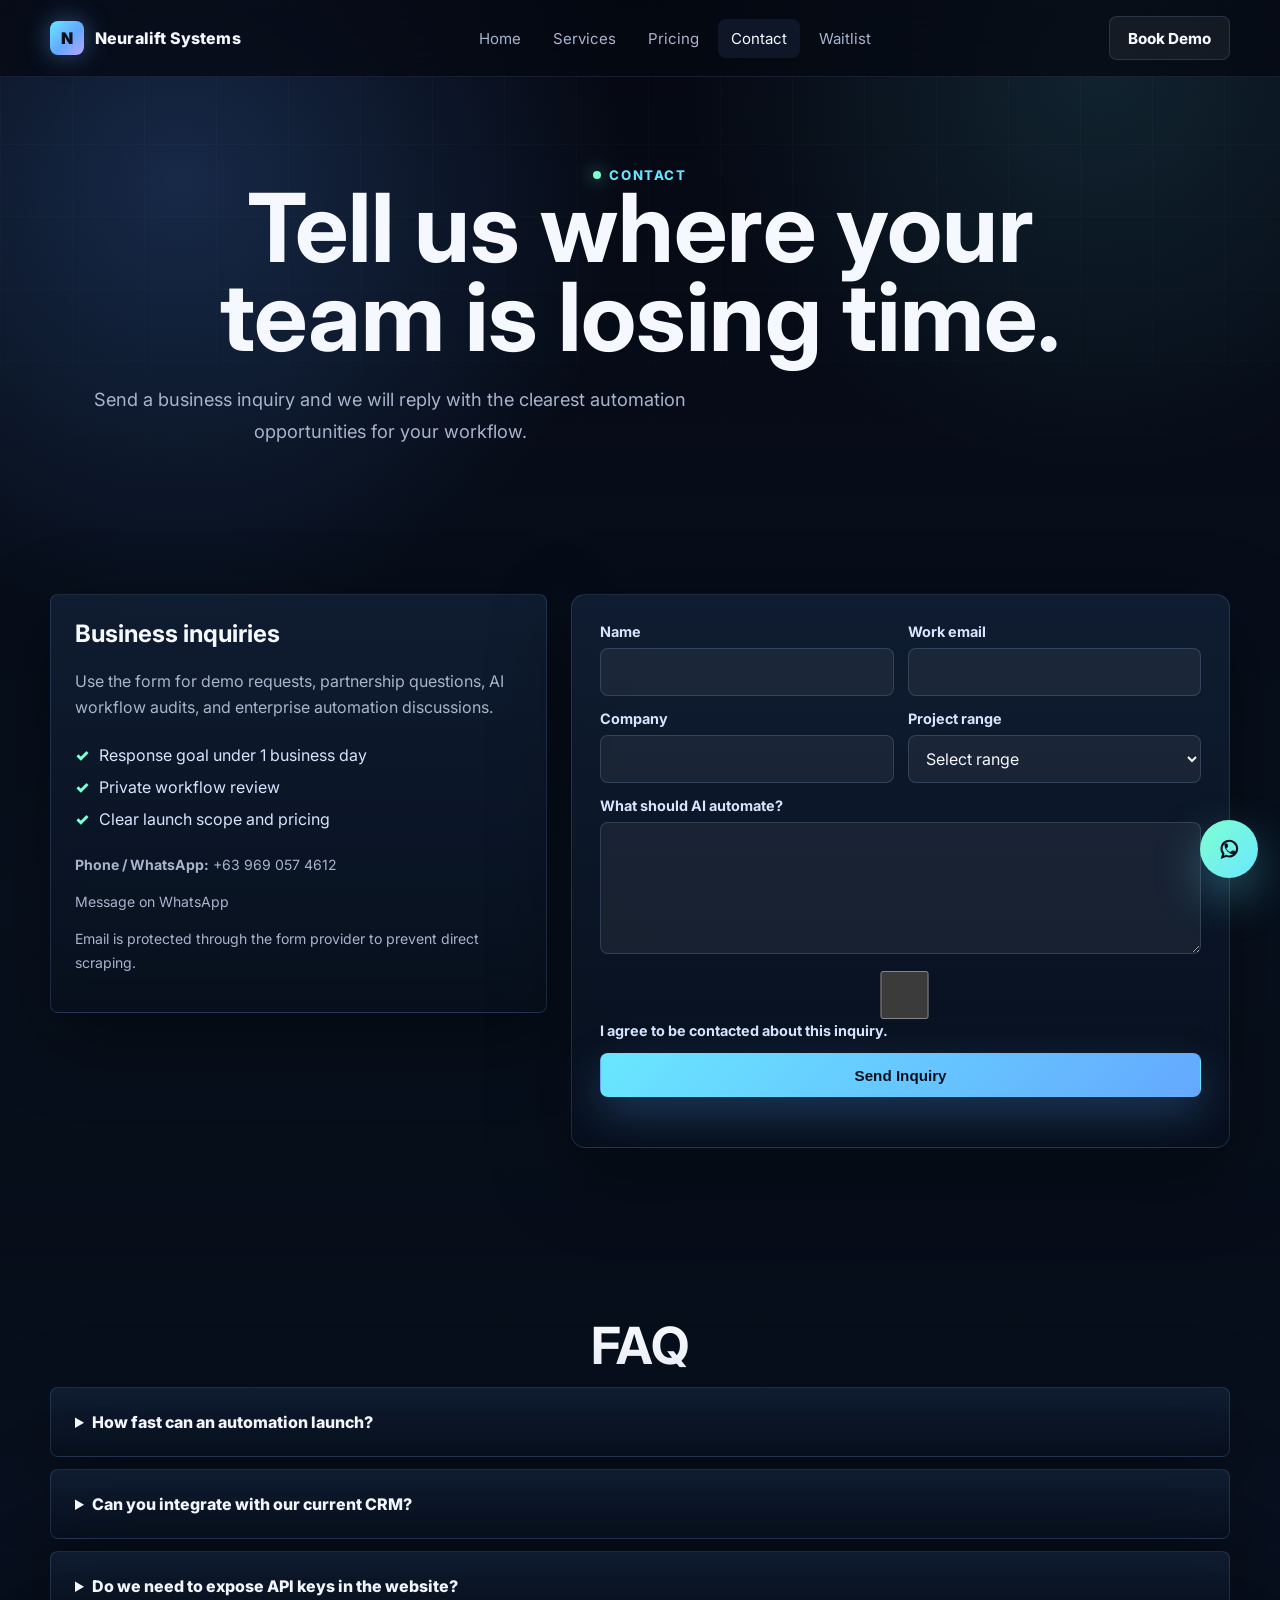
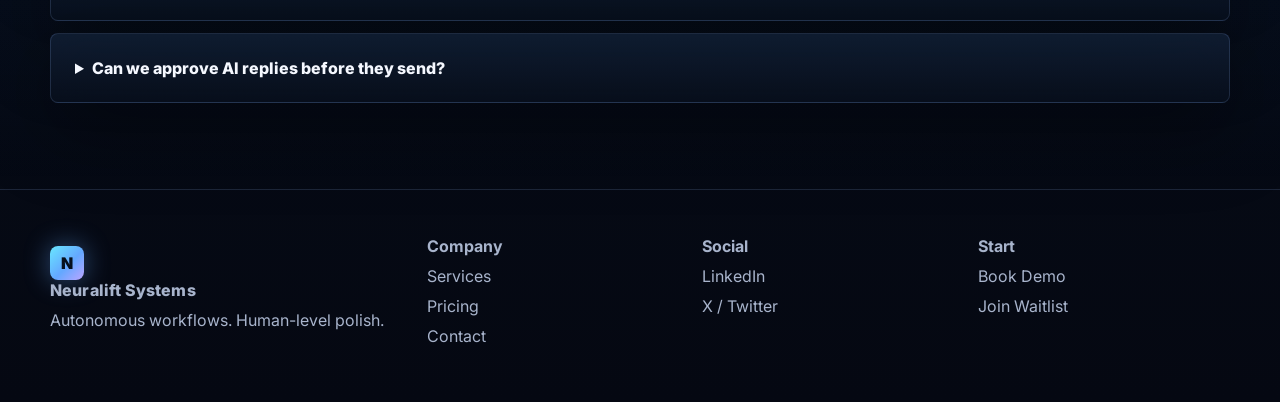
<file: contact.html>
<!doctype html>
<html lang="en">
<head>
  <meta charset="utf-8">
  <meta name="viewport" content="width=device-width, initial-scale=1">
  <title>Contact | Neuralift Systems</title>
  <meta name="description" content="Book a demo or send a business inquiry to Neuralift Systems for premium AI automation services.">
  <link rel="preconnect" href="https://fonts.googleapis.com">
  <link rel="preconnect" href="https://fonts.gstatic.com" crossorigin>
  <link href="https://fonts.googleapis.com/css2?family=Inter:wght@400;500;600;700;800;900&display=swap" rel="stylesheet">
  <link href="https://unpkg.com/aos@2.3.1/dist/aos.css" rel="stylesheet">
  <link rel="stylesheet" href="css/styles.css">
</head>
<body>
  <header class="nav"><div class="nav-inner"><a class="brand" href="index.html"><span class="brand-mark">N</span><span>Neuralift Systems</span></a><nav class="nav-links"><a href="index.html">Home</a><a href="services.html">Services</a><a href="pricing.html">Pricing</a><a class="active" href="contact.html">Contact</a><a href="waitlist.html">Waitlist</a></nav><div class="nav-actions"><a class="btn btn-secondary" href="contact.html">Book Demo</a><button class="menu-toggle" type="button" aria-label="Open navigation" aria-expanded="false"><span></span><span></span><span></span></button></div></div></header>
  <main>
    <section class="page-hero container"><div class="eyebrow">Contact</div><h1>Tell us where your team is losing time.</h1><p class="lead">Send a business inquiry and we will reply with the clearest automation opportunities for your workflow.</p></section>
    <section class="section">
      <div class="container contact-grid">
        <aside class="glass-card" data-aos="fade-up">
          <h2>Business inquiries</h2>
          <p>Use the form for demo requests, partnership questions, AI workflow audits, and enterprise automation discussions.</p>
          <ul class="feature-list"><li>Response goal under 1 business day</li><li>Private workflow review</li><li>Clear launch scope and pricing</li></ul>
          <p class="form-note"><strong>Phone / WhatsApp:</strong> <a href="tel:+639690574612">+63 969 057 4612</a></p>
          <p class="form-note"><a href="https://wa.me/639690574612">Message on WhatsApp</a></p>
          <p class="form-note">Email is protected through the form provider to prevent direct scraping.</p>
        </aside>
        <form class="form-card" name="contact" method="POST" action="https://formspree.io/f/xykoqbdg" data-lead-form="contact" data-async="true">
          <input type="hidden" name="_subject" value="New Neuralift Systems business inquiry">
          <input type="hidden" name="lead_source" value="Contact page">
          <p class="hidden-field"><label>Website <input name="_gotcha" autocomplete="off"></label></p>
          <div class="form-grid">
            <div class="field"><label for="name">Name</label><input id="name" name="name" autocomplete="name" required></div>
            <div class="field"><label for="email">Work email</label><input id="email" name="email" type="email" autocomplete="email" required></div>
            <div class="field"><label for="company">Company</label><input id="company" name="company" autocomplete="organization" required></div>
            <div class="field"><label for="budget">Project range</label><select id="budget" name="project_range" required><option value="">Select range</option><option>$1.5k - $5k</option><option>$5k - $15k</option><option>$15k+</option></select></div>
            <div class="field full"><label for="message">What should AI automate?</label><textarea id="message" name="message" required></textarea></div>
            <div class="field full"><label><input type="checkbox" name="privacy" required> I agree to be contacted about this inquiry.</label></div>
            <div class="field full"><button class="btn btn-primary" type="submit">Send Inquiry</button><p class="form-status" data-form-status></p></div>
          </div>
        </form>
      </div>
    </section>
    <section class="section section-muted">
      <div class="container">
        <h2 class="section-title">FAQ</h2>
        <div class="faq-stack">
          <details class="faq-item"><summary>How fast can an automation launch?</summary><p>Starter workflows can launch in one to two weeks after assets, access, and workflow rules are confirmed.</p></details>
          <details class="faq-item"><summary>Can you integrate with our current CRM?</summary><p>Yes. We commonly connect HubSpot, Salesforce, Pipedrive, Airtable, Notion, Google Sheets, Slack, and custom APIs.</p></details>
          <details class="faq-item"><summary>Do we need to expose API keys in the website?</summary><p>No. Secrets belong in your provider dashboard, serverless functions, or environment variables. They should never be committed to frontend code.</p></details>
          <details class="faq-item"><summary>Can we approve AI replies before they send?</summary><p>Yes. Human-in-the-loop approval can be included for sales, support, or sensitive workflows.</p></details>
        </div>
      </div>
    </section>
  </main>
  <footer class="footer"><div class="container footer-grid"><div><a class="brand" href="index.html"><span class="brand-mark">N</span><span>Neuralift Systems</span></a><p>Autonomous workflows. Human-level polish.</p></div><div><strong>Company</strong><a href="services.html">Services</a><a href="pricing.html">Pricing</a><a href="contact.html">Contact</a></div><div><strong>Social</strong><a href="https://www.linkedin.com/" rel="noopener">LinkedIn</a><a href="https://twitter.com/" rel="noopener">X / Twitter</a></div><div><strong>Start</strong><a href="contact.html">Book Demo</a><a href="waitlist.html">Join Waitlist</a></div></div></footer>
  <a class="floating-chat" href="https://wa.me/639690574612" aria-label="Chat on WhatsApp"><svg viewBox="0 0 24 24" fill="none"><path d="M5 19.5 6.1 16A7.5 7.5 0 1 1 9 18.1L5 19.5Z" stroke="currentColor" stroke-width="2"/><path d="M8.8 10.2c.4 2.1 2.1 3.8 4.2 4.2l1.2-1.2c.2-.2.5-.3.8-.2.7.2 1.4.3 2 .3.4 0 .7.3.7.7v1.9c0 .4-.3.7-.7.7A9.7 9.7 0 0 1 7 6.9c0-.4.3-.7.7-.7h1.9c.4 0 .7.3.7.7 0 .7.1 1.4.3 2 .1.3 0 .6-.2.8l-1.6 1.5Z" fill="currentColor"/></svg></a>
  <script src="https://unpkg.com/aos@2.3.1/dist/aos.js"></script><script src="js/main.js"></script>
</body>
</html>
</file>
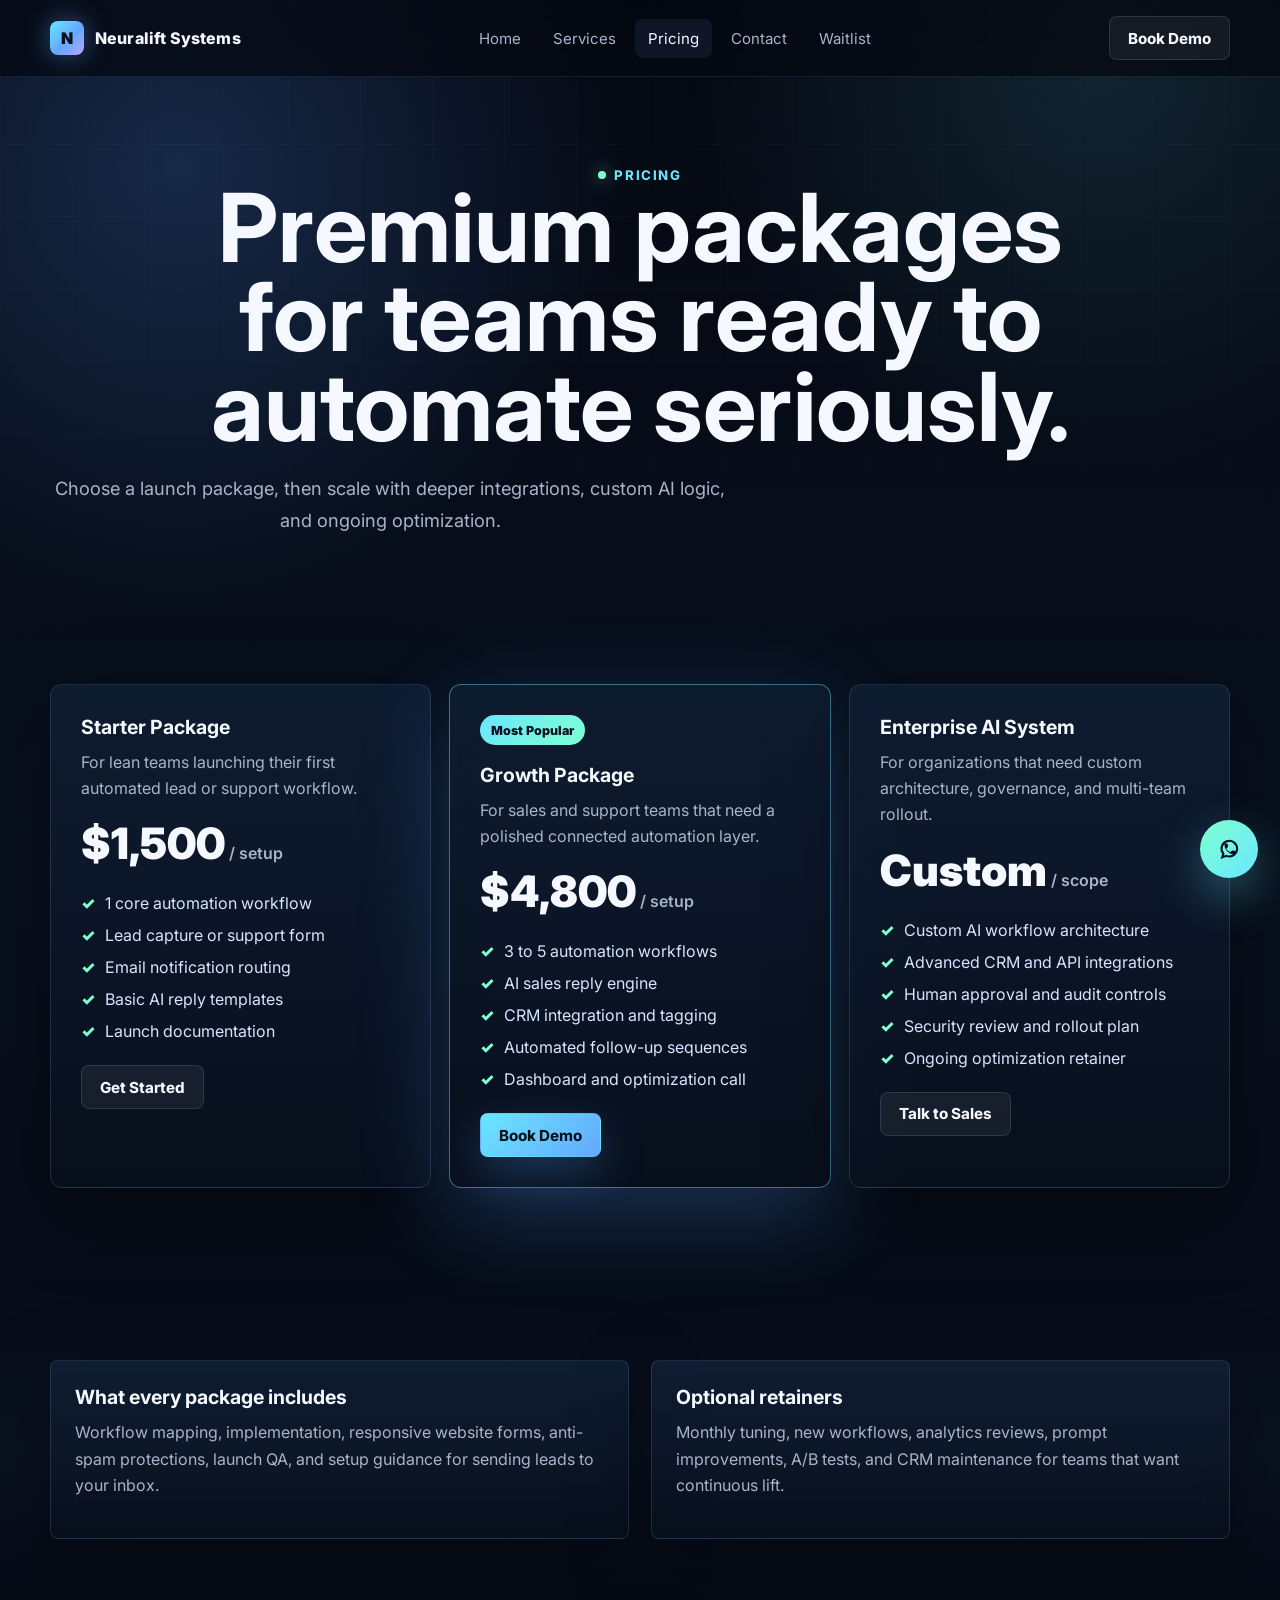
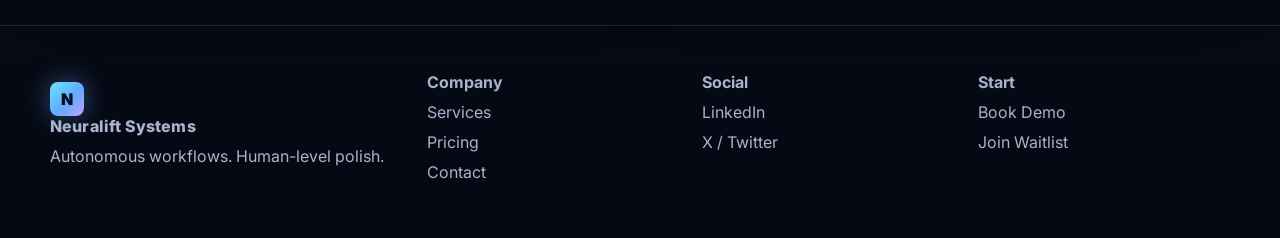
<file: pricing.html>
<!doctype html>
<html lang="en">
<head>
  <meta charset="utf-8">
  <meta name="viewport" content="width=device-width, initial-scale=1">
  <title>Pricing | Neuralift Systems</title>
  <meta name="description" content="Premium AI automation packages for startups, growth teams, and enterprise AI systems.">
  <link rel="preconnect" href="https://fonts.googleapis.com">
  <link rel="preconnect" href="https://fonts.gstatic.com" crossorigin>
  <link href="https://fonts.googleapis.com/css2?family=Inter:wght@400;500;600;700;800;900&display=swap" rel="stylesheet">
  <link href="https://unpkg.com/aos@2.3.1/dist/aos.css" rel="stylesheet">
  <link rel="stylesheet" href="css/styles.css">
</head>
<body>
  <header class="nav"><div class="nav-inner"><a class="brand" href="index.html"><span class="brand-mark">N</span><span>Neuralift Systems</span></a><nav class="nav-links"><a href="index.html">Home</a><a href="services.html">Services</a><a class="active" href="pricing.html">Pricing</a><a href="contact.html">Contact</a><a href="waitlist.html">Waitlist</a></nav><div class="nav-actions"><a class="btn btn-secondary" href="contact.html">Book Demo</a><button class="menu-toggle" type="button" aria-label="Open navigation" aria-expanded="false"><span></span><span></span><span></span></button></div></div></header>
  <main>
    <section class="page-hero container"><div class="eyebrow">Pricing</div><h1>Premium packages for teams ready to automate seriously.</h1><p class="lead">Choose a launch package, then scale with deeper integrations, custom AI logic, and ongoing optimization.</p></section>
    <section class="section">
      <div class="container grid-3">
        <article class="price-card" data-aos="fade-up"><h3>Starter Package</h3><p>For lean teams launching their first automated lead or support workflow.</p><div class="price">$1,500<span> / setup</span></div><ul class="feature-list"><li>1 core automation workflow</li><li>Lead capture or support form</li><li>Email notification routing</li><li>Basic AI reply templates</li><li>Launch documentation</li></ul><a class="btn btn-secondary" href="waitlist.html">Get Started</a></article>
        <article class="price-card featured" data-aos="fade-up" data-aos-delay="80"><span class="badge">Most Popular</span><h3>Growth Package</h3><p>For sales and support teams that need a polished connected automation layer.</p><div class="price">$4,800<span> / setup</span></div><ul class="feature-list"><li>3 to 5 automation workflows</li><li>AI sales reply engine</li><li>CRM integration and tagging</li><li>Automated follow-up sequences</li><li>Dashboard and optimization call</li></ul><a class="btn btn-primary" href="contact.html">Book Demo</a></article>
        <article class="price-card" data-aos="fade-up" data-aos-delay="160"><h3>Enterprise AI System</h3><p>For organizations that need custom architecture, governance, and multi-team rollout.</p><div class="price">Custom<span> / scope</span></div><ul class="feature-list"><li>Custom AI workflow architecture</li><li>Advanced CRM and API integrations</li><li>Human approval and audit controls</li><li>Security review and rollout plan</li><li>Ongoing optimization retainer</li></ul><a class="btn btn-secondary" href="contact.html">Talk to Sales</a></article>
      </div>
    </section>
    <section class="section section-muted"><div class="container grid-2"><div class="glass-card"><h3>What every package includes</h3><p>Workflow mapping, implementation, responsive website forms, anti-spam protections, launch QA, and setup guidance for sending leads to your inbox.</p></div><div class="glass-card"><h3>Optional retainers</h3><p>Monthly tuning, new workflows, analytics reviews, prompt improvements, A/B tests, and CRM maintenance for teams that want continuous lift.</p></div></div></section>
  </main>
  <footer class="footer"><div class="container footer-grid"><div><a class="brand" href="index.html"><span class="brand-mark">N</span><span>Neuralift Systems</span></a><p>Autonomous workflows. Human-level polish.</p></div><div><strong>Company</strong><a href="services.html">Services</a><a href="pricing.html">Pricing</a><a href="contact.html">Contact</a></div><div><strong>Social</strong><a href="https://www.linkedin.com/" rel="noopener">LinkedIn</a><a href="https://twitter.com/" rel="noopener">X / Twitter</a></div><div><strong>Start</strong><a href="contact.html">Book Demo</a><a href="waitlist.html">Join Waitlist</a></div></div></footer>
  <a class="floating-chat" href="https://wa.me/639690574612" aria-label="Chat on WhatsApp"><svg viewBox="0 0 24 24" fill="none"><path d="M5 19.5 6.1 16A7.5 7.5 0 1 1 9 18.1L5 19.5Z" stroke="currentColor" stroke-width="2"/><path d="M8.8 10.2c.4 2.1 2.1 3.8 4.2 4.2l1.2-1.2c.2-.2.5-.3.8-.2.7.2 1.4.3 2 .3.4 0 .7.3.7.7v1.9c0 .4-.3.7-.7.7A9.7 9.7 0 0 1 7 6.9c0-.4.3-.7.7-.7h1.9c.4 0 .7.3.7.7 0 .7.1 1.4.3 2 .1.3 0 .6-.2.8l-1.6 1.5Z" fill="currentColor"/></svg></a>
  <script src="https://unpkg.com/aos@2.3.1/dist/aos.js"></script><script src="js/main.js"></script>
</body>
</html>
</file>
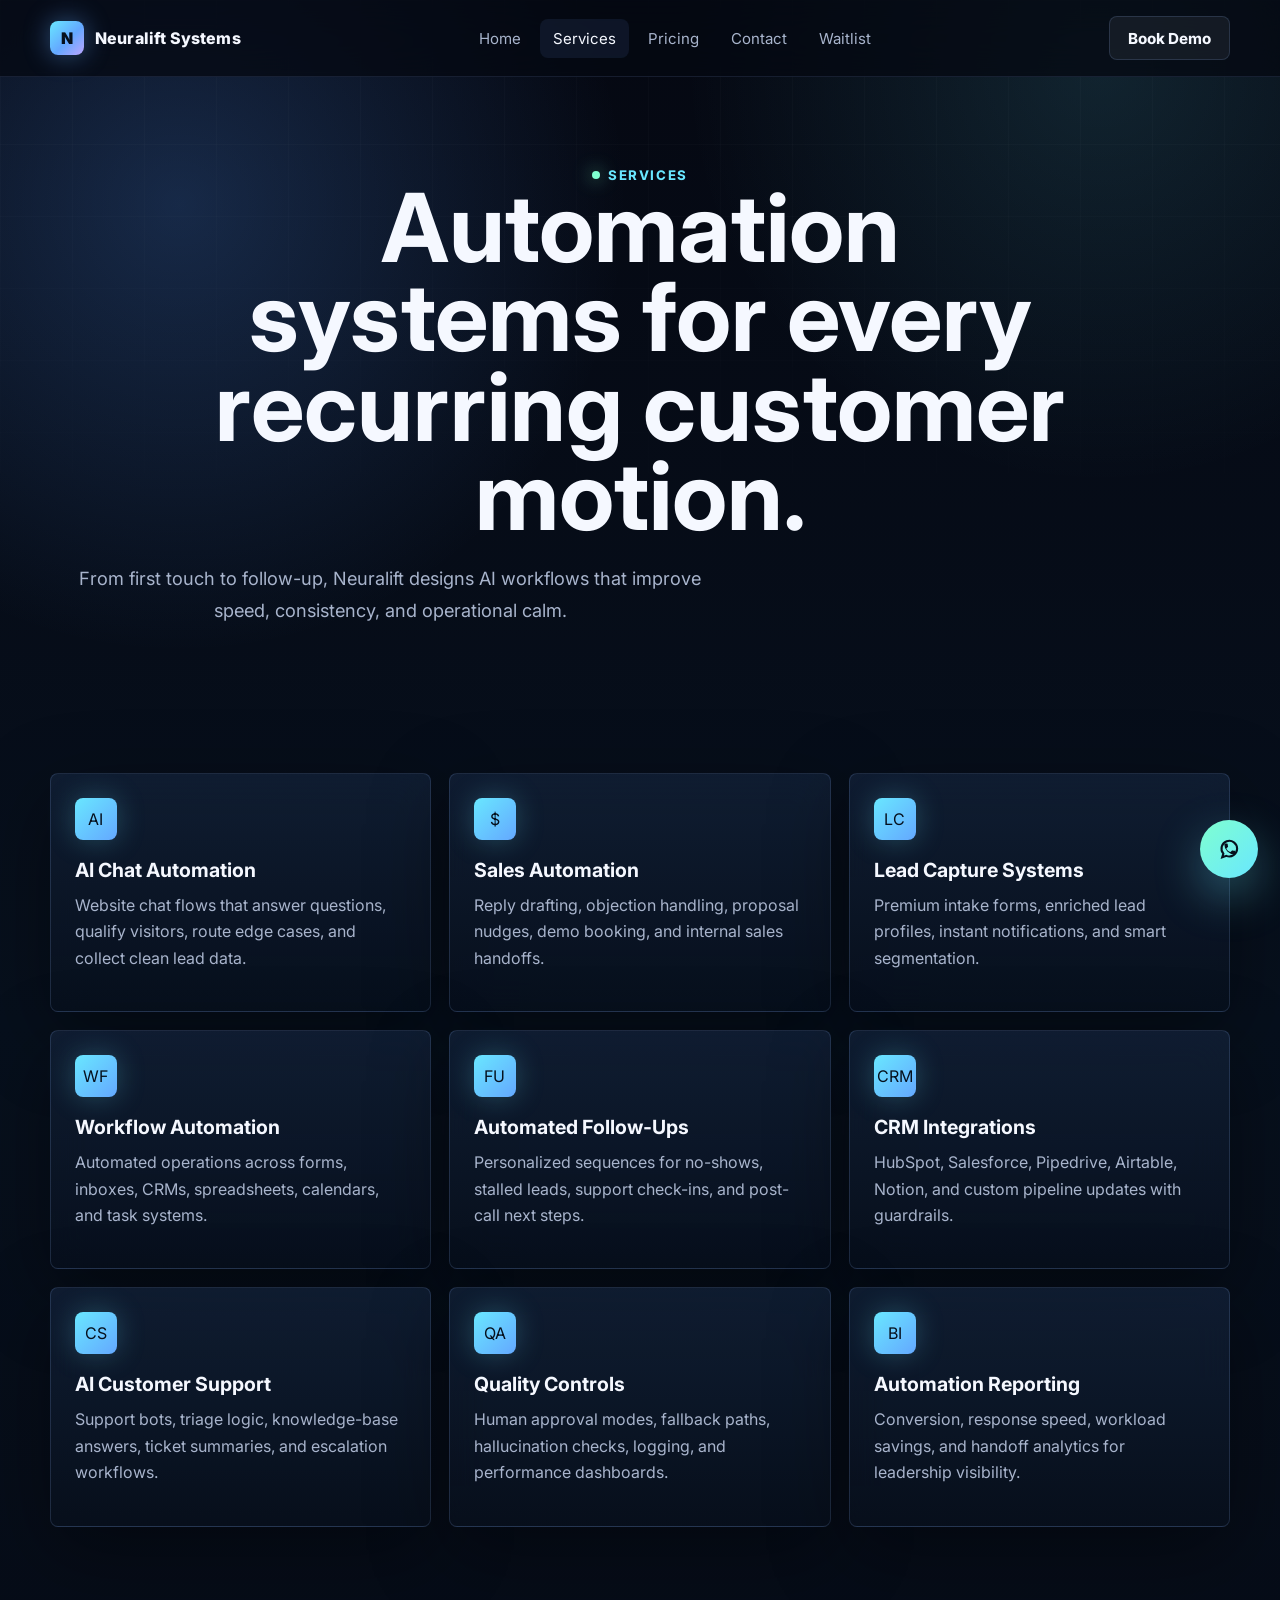
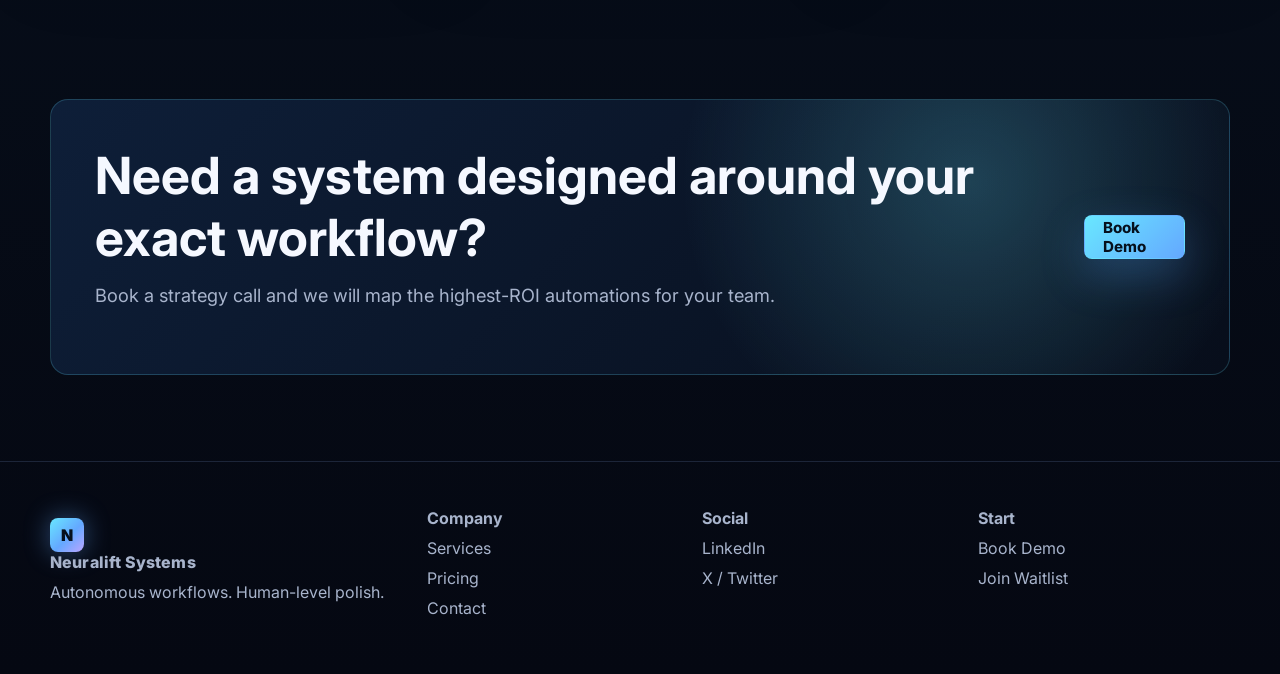
<file: services.html>
<!doctype html>
<html lang="en">
<head>
  <meta charset="utf-8">
  <meta name="viewport" content="width=device-width, initial-scale=1">
  <title>Services | Neuralift Systems</title>
  <meta name="description" content="Premium AI automation services for chat, sales, lead capture, follow-ups, workflows, CRM integrations, and customer support.">
  <link rel="preconnect" href="https://fonts.googleapis.com">
  <link rel="preconnect" href="https://fonts.gstatic.com" crossorigin>
  <link href="https://fonts.googleapis.com/css2?family=Inter:wght@400;500;600;700;800;900&display=swap" rel="stylesheet">
  <link href="https://unpkg.com/aos@2.3.1/dist/aos.css" rel="stylesheet">
  <link rel="stylesheet" href="css/styles.css">
</head>
<body>
  <header class="nav"><div class="nav-inner"><a class="brand" href="index.html"><span class="brand-mark">N</span><span>Neuralift Systems</span></a><nav class="nav-links"><a href="index.html">Home</a><a class="active" href="services.html">Services</a><a href="pricing.html">Pricing</a><a href="contact.html">Contact</a><a href="waitlist.html">Waitlist</a></nav><div class="nav-actions"><a class="btn btn-secondary" href="contact.html">Book Demo</a><button class="menu-toggle" type="button" aria-label="Open navigation" aria-expanded="false"><span></span><span></span><span></span></button></div></div></header>
  <main>
    <section class="page-hero container">
      <div class="eyebrow">Services</div>
      <h1>Automation systems for every recurring customer motion.</h1>
      <p class="lead">From first touch to follow-up, Neuralift designs AI workflows that improve speed, consistency, and operational calm.</p>
    </section>
    <section class="section">
      <div class="container grid-3">
        <article class="service-card" data-aos="fade-up"><div class="icon">AI</div><h3>AI Chat Automation</h3><p>Website chat flows that answer questions, qualify visitors, route edge cases, and collect clean lead data.</p></article>
        <article class="service-card" data-aos="fade-up" data-aos-delay="60"><div class="icon">$</div><h3>Sales Automation</h3><p>Reply drafting, objection handling, proposal nudges, demo booking, and internal sales handoffs.</p></article>
        <article class="service-card" data-aos="fade-up" data-aos-delay="120"><div class="icon">LC</div><h3>Lead Capture Systems</h3><p>Premium intake forms, enriched lead profiles, instant notifications, and smart segmentation.</p></article>
        <article class="service-card" data-aos="fade-up"><div class="icon">WF</div><h3>Workflow Automation</h3><p>Automated operations across forms, inboxes, CRMs, spreadsheets, calendars, and task systems.</p></article>
        <article class="service-card" data-aos="fade-up" data-aos-delay="60"><div class="icon">FU</div><h3>Automated Follow-Ups</h3><p>Personalized sequences for no-shows, stalled leads, support check-ins, and post-call next steps.</p></article>
        <article class="service-card" data-aos="fade-up" data-aos-delay="120"><div class="icon">CRM</div><h3>CRM Integrations</h3><p>HubSpot, Salesforce, Pipedrive, Airtable, Notion, and custom pipeline updates with guardrails.</p></article>
        <article class="service-card" data-aos="fade-up"><div class="icon">CS</div><h3>AI Customer Support</h3><p>Support bots, triage logic, knowledge-base answers, ticket summaries, and escalation workflows.</p></article>
        <article class="service-card" data-aos="fade-up" data-aos-delay="60"><div class="icon">QA</div><h3>Quality Controls</h3><p>Human approval modes, fallback paths, hallucination checks, logging, and performance dashboards.</p></article>
        <article class="service-card" data-aos="fade-up" data-aos-delay="120"><div class="icon">BI</div><h3>Automation Reporting</h3><p>Conversion, response speed, workload savings, and handoff analytics for leadership visibility.</p></article>
      </div>
    </section>
    <section class="section"><div class="container cta-band"><div><h2>Need a system designed around your exact workflow?</h2><p class="lead">Book a strategy call and we will map the highest-ROI automations for your team.</p></div><a class="btn btn-primary" href="contact.html">Book Demo</a></div></section>
  </main>
  <footer class="footer"><div class="container footer-grid"><div><a class="brand" href="index.html"><span class="brand-mark">N</span><span>Neuralift Systems</span></a><p>Autonomous workflows. Human-level polish.</p></div><div><strong>Company</strong><a href="services.html">Services</a><a href="pricing.html">Pricing</a><a href="contact.html">Contact</a></div><div><strong>Social</strong><a href="https://www.linkedin.com/" rel="noopener">LinkedIn</a><a href="https://twitter.com/" rel="noopener">X / Twitter</a></div><div><strong>Start</strong><a href="contact.html">Book Demo</a><a href="waitlist.html">Join Waitlist</a></div></div></footer>
  <a class="floating-chat" href="https://wa.me/639690574612" aria-label="Chat on WhatsApp"><svg viewBox="0 0 24 24" fill="none"><path d="M5 19.5 6.1 16A7.5 7.5 0 1 1 9 18.1L5 19.5Z" stroke="currentColor" stroke-width="2"/><path d="M8.8 10.2c.4 2.1 2.1 3.8 4.2 4.2l1.2-1.2c.2-.2.5-.3.8-.2.7.2 1.4.3 2 .3.4 0 .7.3.7.7v1.9c0 .4-.3.7-.7.7A9.7 9.7 0 0 1 7 6.9c0-.4.3-.7.7-.7h1.9c.4 0 .7.3.7.7 0 .7.1 1.4.3 2 .1.3 0 .6-.2.8l-1.6 1.5Z" fill="currentColor"/></svg></a>
  <script src="https://unpkg.com/aos@2.3.1/dist/aos.js"></script><script src="js/main.js"></script>
</body>
</html>
</file>
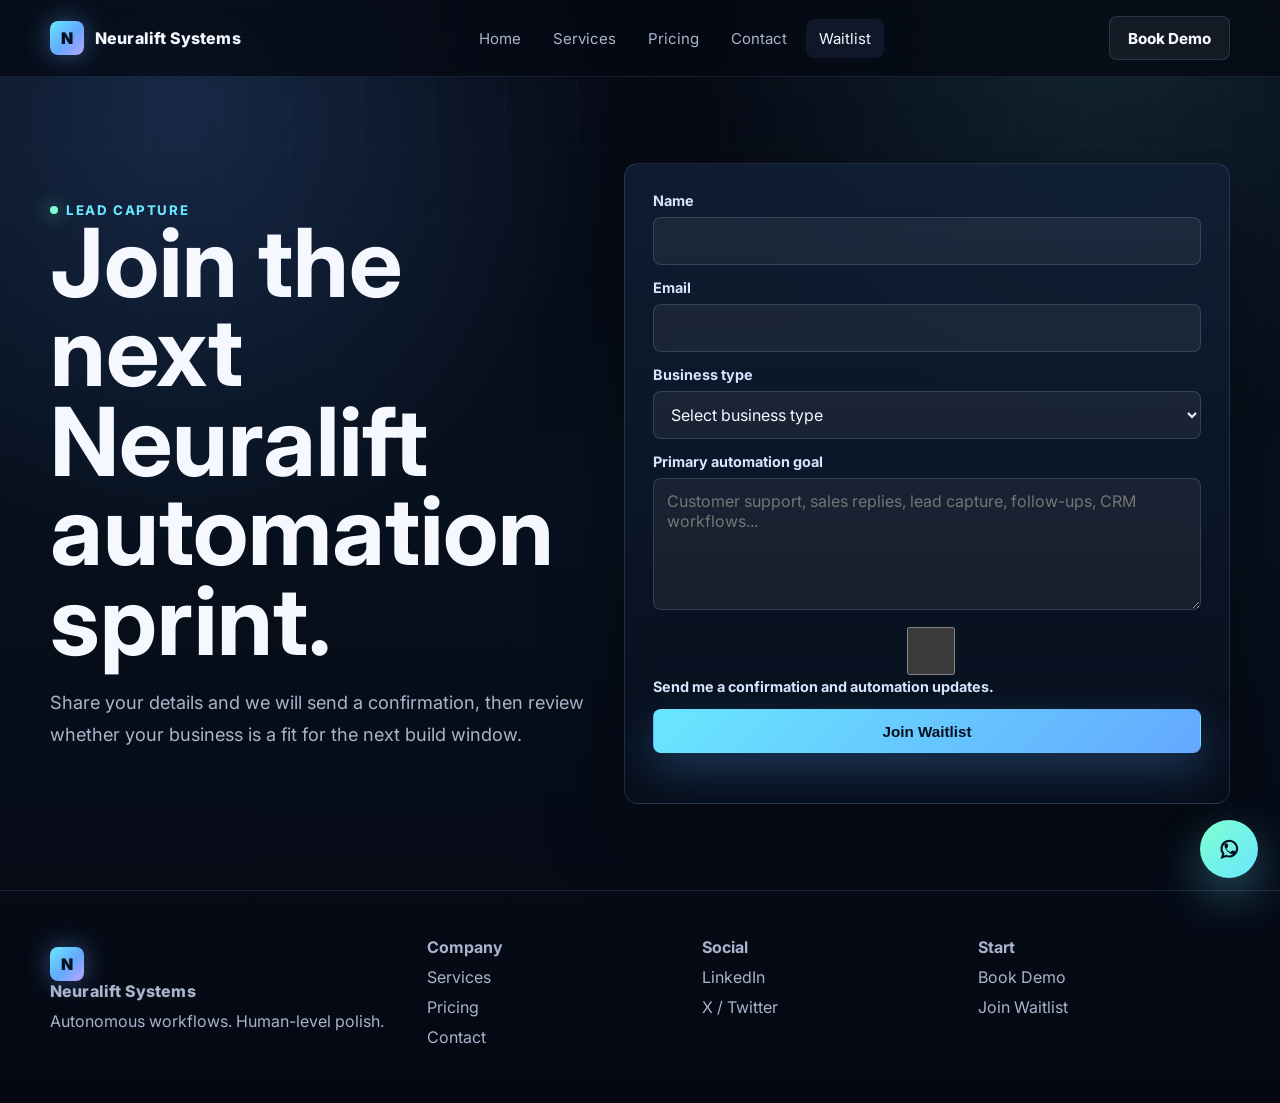
<file: waitlist.html>
<!doctype html>
<html lang="en">
<head>
  <meta charset="utf-8">
  <meta name="viewport" content="width=device-width, initial-scale=1">
  <title>Waitlist | Neuralift Systems</title>
  <meta name="description" content="Join the Neuralift Systems waitlist for premium AI automation builds and lead capture systems.">
  <link rel="preconnect" href="https://fonts.googleapis.com">
  <link rel="preconnect" href="https://fonts.gstatic.com" crossorigin>
  <link href="https://fonts.googleapis.com/css2?family=Inter:wght@400;500;600;700;800;900&display=swap" rel="stylesheet">
  <link href="https://unpkg.com/aos@2.3.1/dist/aos.css" rel="stylesheet">
  <link rel="stylesheet" href="css/styles.css">
</head>
<body>
  <header class="nav"><div class="nav-inner"><a class="brand" href="index.html"><span class="brand-mark">N</span><span>Neuralift Systems</span></a><nav class="nav-links"><a href="index.html">Home</a><a href="services.html">Services</a><a href="pricing.html">Pricing</a><a href="contact.html">Contact</a><a class="active" href="waitlist.html">Waitlist</a></nav><div class="nav-actions"><a class="btn btn-secondary" href="contact.html">Book Demo</a><button class="menu-toggle" type="button" aria-label="Open navigation" aria-expanded="false"><span></span><span></span><span></span></button></div></div></header>
  <main>
    <section class="section">
      <div class="container waitlist-wrap">
        <div data-aos="fade-up">
          <div class="eyebrow">Lead capture</div>
          <h1>Join the next Neuralift automation sprint.</h1>
          <p class="lead">Share your details and we will send a confirmation, then review whether your business is a fit for the next build window.</p>
          <div class="thank-you" data-thank-you="waitlist">Thank you for joining the waitlist. Your request has been captured, and a professional confirmation email can be sent automatically after the Formspree autoresponder is enabled.</div>
        </div>
        <form class="form-card" name="waitlist" method="POST" action="https://formspree.io/f/xykoqbdg" data-lead-form="waitlist" data-async="true">
          <input type="hidden" name="_subject" value="New Neuralift Systems waitlist lead">
          <input type="hidden" name="lead_source" value="Waitlist page">
          <p class="hidden-field"><label>Website <input name="_gotcha" autocomplete="off"></label></p>
          <div class="form-grid">
            <div class="field full"><label for="wait-name">Name</label><input id="wait-name" name="name" autocomplete="name" required></div>
            <div class="field full"><label for="wait-email">Email</label><input id="wait-email" name="email" type="email" autocomplete="email" required></div>
            <div class="field full"><label for="business-type">Business type</label><select id="business-type" name="business_type" required><option value="">Select business type</option><option>SaaS</option><option>Agency</option><option>E-commerce</option><option>Professional services</option><option>Local service business</option><option>Enterprise team</option></select></div>
            <div class="field full"><label for="automation-goal">Primary automation goal</label><textarea id="automation-goal" name="automation_goal" placeholder="Customer support, sales replies, lead capture, follow-ups, CRM workflows..." required></textarea></div>
            <div class="field full"><label><input type="checkbox" name="consent" required> Send me a confirmation and automation updates.</label></div>
            <div class="field full"><button class="btn btn-primary" type="submit">Join Waitlist</button><p class="form-status" data-form-status></p></div>
          </div>
        </form>
      </div>
    </section>
  </main>
  <footer class="footer"><div class="container footer-grid"><div><a class="brand" href="index.html"><span class="brand-mark">N</span><span>Neuralift Systems</span></a><p>Autonomous workflows. Human-level polish.</p></div><div><strong>Company</strong><a href="services.html">Services</a><a href="pricing.html">Pricing</a><a href="contact.html">Contact</a></div><div><strong>Social</strong><a href="https://www.linkedin.com/" rel="noopener">LinkedIn</a><a href="https://twitter.com/" rel="noopener">X / Twitter</a></div><div><strong>Start</strong><a href="contact.html">Book Demo</a><a href="waitlist.html">Join Waitlist</a></div></div></footer>
  <a class="floating-chat" href="https://wa.me/639690574612" aria-label="Chat on WhatsApp"><svg viewBox="0 0 24 24" fill="none"><path d="M5 19.5 6.1 16A7.5 7.5 0 1 1 9 18.1L5 19.5Z" stroke="currentColor" stroke-width="2"/><path d="M8.8 10.2c.4 2.1 2.1 3.8 4.2 4.2l1.2-1.2c.2-.2.5-.3.8-.2.7.2 1.4.3 2 .3.4 0 .7.3.7.7v1.9c0 .4-.3.7-.7.7A9.7 9.7 0 0 1 7 6.9c0-.4.3-.7.7-.7h1.9c.4 0 .7.3.7.7 0 .7.1 1.4.3 2 .1.3 0 .6-.2.8l-1.6 1.5Z" fill="currentColor"/></svg></a>
  <script src="https://unpkg.com/aos@2.3.1/dist/aos.js"></script><script src="js/main.js"></script>
</body>
</html>
</file>
<file: css/styles.css>
:root {
  color-scheme: dark;
  --bg: #050812;
  --bg-2: #08111f;
  --panel: rgba(12, 22, 38, 0.74);
  --panel-strong: rgba(15, 29, 50, 0.9);
  --line: rgba(150, 184, 255, 0.16);
  --text: #f5f8ff;
  --muted: #a8b4cc;
  --soft: #d8e4ff;
  --blue: #64a8ff;
  --cyan: #69e7ff;
  --mint: #7fffd0;
  --violet: #bba5ff;
  --danger: #ff7d9a;
  --shadow: 0 24px 80px rgba(0, 0, 0, 0.38);
  --radius: 8px;
  --radius-lg: 18px;
  --max: 1180px;
  --ease: cubic-bezier(0.2, 0.8, 0.2, 1);
}

* {
  box-sizing: border-box;
}

html {
  scroll-behavior: smooth;
}

body {
  margin: 0;
  font-family: Inter, system-ui, -apple-system, BlinkMacSystemFont, "Segoe UI", sans-serif;
  background:
    radial-gradient(circle at 14% 9%, rgba(85, 154, 255, 0.22), transparent 28rem),
    radial-gradient(circle at 86% 3%, rgba(104, 232, 255, 0.12), transparent 26rem),
    linear-gradient(180deg, #050812 0%, #07101d 45%, #050812 100%);
  color: var(--text);
  letter-spacing: 0;
  overflow-x: hidden;
}

body::before {
  content: "";
  position: fixed;
  inset: 0;
  pointer-events: none;
  background-image:
    linear-gradient(rgba(255,255,255,0.025) 1px, transparent 1px),
    linear-gradient(90deg, rgba(255,255,255,0.025) 1px, transparent 1px);
  background-size: 72px 72px;
  mask-image: linear-gradient(to bottom, black, transparent 70%);
  z-index: -1;
}

a {
  color: inherit;
  text-decoration: none;
}

img, svg {
  max-width: 100%;
}

.page-shell {
  min-height: 100vh;
}

.container {
  width: min(var(--max), calc(100% - 40px));
  margin: 0 auto;
}

.nav {
  position: sticky;
  top: 0;
  z-index: 50;
  border-bottom: 1px solid rgba(148, 180, 255, 0.12);
  background: rgba(5, 8, 18, 0.75);
  backdrop-filter: blur(18px);
}

.nav-inner {
  width: min(var(--max), calc(100% - 40px));
  margin: 0 auto;
  min-height: 76px;
  display: flex;
  align-items: center;
  justify-content: space-between;
  gap: 20px;
}

.brand {
  display: inline-flex;
  align-items: center;
  gap: 11px;
  font-weight: 800;
  letter-spacing: 0.01em;
}

.brand-mark {
  width: 34px;
  height: 34px;
  border-radius: 8px;
  display: grid;
  place-items: center;
  color: #06101d;
  background: linear-gradient(135deg, var(--cyan), var(--blue) 55%, var(--violet));
  box-shadow: 0 0 26px rgba(100, 168, 255, 0.44);
  font-weight: 900;
}

.nav-links {
  display: flex;
  align-items: center;
  gap: 6px;
}

.nav-links a {
  padding: 10px 13px;
  color: var(--muted);
  border-radius: 8px;
  transition: color 180ms var(--ease), background 180ms var(--ease);
  font-size: 0.94rem;
}

.nav-links a:hover,
.nav-links a.active {
  color: var(--text);
  background: rgba(116, 170, 255, 0.09);
}

.nav-actions {
  display: flex;
  align-items: center;
  gap: 10px;
}

.menu-toggle {
  display: none;
  width: 42px;
  height: 42px;
  border: 1px solid var(--line);
  border-radius: 8px;
  background: rgba(255,255,255,0.04);
  color: var(--text);
}

.menu-toggle span {
  display: block;
  width: 18px;
  height: 2px;
  margin: 4px auto;
  background: currentColor;
  border-radius: 3px;
}

.btn {
  display: inline-flex;
  align-items: center;
  justify-content: center;
  gap: 9px;
  min-height: 44px;
  padding: 0 18px;
  border-radius: 8px;
  border: 1px solid transparent;
  font-weight: 750;
  font-size: 0.95rem;
  cursor: pointer;
  transition: transform 180ms var(--ease), box-shadow 180ms var(--ease), border 180ms var(--ease), background 180ms var(--ease);
}

.btn:hover {
  transform: translateY(-2px);
}

.btn-primary {
  color: #06101d;
  background: linear-gradient(135deg, var(--cyan), var(--blue));
  box-shadow: 0 16px 44px rgba(86, 165, 255, 0.28);
}

.btn-secondary {
  color: var(--text);
  background: rgba(255,255,255,0.06);
  border-color: var(--line);
}

.btn-ghost {
  color: var(--soft);
  background: rgba(100, 168, 255, 0.08);
  border-color: rgba(100, 168, 255, 0.22);
}

.hero {
  position: relative;
  padding: 94px 0 72px;
}

.hero-grid {
  display: grid;
  grid-template-columns: minmax(0, 1fr) minmax(420px, 0.92fr);
  gap: 52px;
  align-items: center;
}

.eyebrow {
  display: inline-flex;
  align-items: center;
  gap: 8px;
  color: var(--cyan);
  font-weight: 750;
  font-size: 0.83rem;
  text-transform: uppercase;
  letter-spacing: 0.12em;
}

.eyebrow::before {
  content: "";
  width: 8px;
  height: 8px;
  border-radius: 50%;
  background: var(--mint);
  box-shadow: 0 0 18px rgba(127, 255, 208, 0.8);
}

h1, h2, h3, p {
  margin-top: 0;
}

h1 {
  margin-bottom: 22px;
  font-size: clamp(3.15rem, 8vw, 5.95rem);
  line-height: 0.94;
  letter-spacing: 0;
  max-width: 860px;
}

.section-title {
  margin: 0 auto 16px;
  max-width: 760px;
  text-align: center;
  font-size: clamp(2.2rem, 4vw, 3.6rem);
  line-height: 1;
}

.lead {
  color: var(--muted);
  font-size: 1.14rem;
  line-height: 1.75;
  max-width: 680px;
}

.hero-actions {
  display: flex;
  flex-wrap: wrap;
  gap: 12px;
  margin: 32px 0 34px;
}

.trust-row {
  display: grid;
  grid-template-columns: repeat(3, minmax(0, 1fr));
  gap: 12px;
  max-width: 660px;
}

.trust-pill {
  padding: 14px 16px;
  border: 1px solid var(--line);
  border-radius: 8px;
  background: rgba(255,255,255,0.04);
  color: var(--muted);
}

.trust-pill strong {
  display: block;
  color: var(--text);
  font-size: 1.1rem;
  margin-bottom: 2px;
}

.visual-card,
.glass-card,
.service-card,
.price-card,
.testimonial,
.form-card,
.faq-item {
  border: 1px solid var(--line);
  background: linear-gradient(180deg, rgba(18, 33, 56, 0.78), rgba(8, 16, 29, 0.72));
  backdrop-filter: blur(18px);
  box-shadow: var(--shadow);
}

.visual-card {
  position: relative;
  overflow: hidden;
  border-radius: 18px;
  min-height: 560px;
  padding: 22px;
}

.visual-card::before {
  content: "";
  position: absolute;
  inset: -35%;
  background: conic-gradient(from 160deg, transparent, rgba(105, 231, 255, 0.2), transparent 24%, rgba(100, 168, 255, 0.18), transparent 52%);
  animation: orbit 12s linear infinite;
}

.dashboard {
  position: relative;
  display: grid;
  grid-template-rows: auto 1fr auto;
  gap: 16px;
  min-height: 516px;
  border-radius: 14px;
  padding: 18px;
  background:
    linear-gradient(180deg, rgba(4, 11, 23, 0.82), rgba(9, 19, 33, 0.92)),
    radial-gradient(circle at 50% 0%, rgba(105, 231, 255, 0.22), transparent 22rem);
  border: 1px solid rgba(190, 215, 255, 0.14);
}

.dash-top {
  display: flex;
  justify-content: space-between;
  align-items: center;
}

.dash-dots {
  display: flex;
  gap: 7px;
}

.dash-dots span {
  width: 10px;
  height: 10px;
  border-radius: 50%;
  background: rgba(255,255,255,0.22);
}

.status-chip {
  color: var(--mint);
  font-size: 0.78rem;
  font-weight: 750;
  border: 1px solid rgba(127, 255, 208, 0.25);
  background: rgba(127, 255, 208, 0.08);
  padding: 8px 10px;
  border-radius: 999px;
}

.automation-flow {
  display: grid;
  grid-template-columns: 1fr;
  gap: 12px;
  align-content: center;
}

.flow-node {
  position: relative;
  padding: 16px;
  border-radius: 8px;
  border: 1px solid rgba(154, 194, 255, 0.16);
  background: rgba(255,255,255,0.045);
  transform: translateX(var(--shift));
  animation: float 5s var(--ease) infinite;
}

.flow-node:nth-child(2) { animation-delay: 500ms; }
.flow-node:nth-child(3) { animation-delay: 1000ms; }
.flow-node:nth-child(4) { animation-delay: 1500ms; }

.flow-node small {
  color: var(--muted);
  display: block;
  margin-bottom: 6px;
}

.flow-node strong {
  display: block;
}

.metrics {
  display: grid;
  grid-template-columns: repeat(3, 1fr);
  gap: 10px;
}

.metric {
  padding: 14px;
  border-radius: 8px;
  background: rgba(255,255,255,0.055);
  border: 1px solid rgba(255,255,255,0.08);
}

.metric b {
  display: block;
  font-size: 1.4rem;
  color: var(--cyan);
}

.metric span {
  color: var(--muted);
  font-size: 0.78rem;
}

.section {
  padding: 86px 0;
}

.section-muted {
  background: linear-gradient(180deg, transparent, rgba(100,168,255,0.045), transparent);
}

.section-kicker {
  margin: 0 auto 48px;
  color: var(--muted);
  text-align: center;
  max-width: 680px;
  line-height: 1.7;
}

.logo-cloud {
  display: grid;
  grid-template-columns: repeat(5, 1fr);
  gap: 12px;
  align-items: center;
}

.logo-cloud span {
  display: grid;
  place-items: center;
  min-height: 70px;
  color: rgba(235, 243, 255, 0.62);
  border: 1px solid var(--line);
  border-radius: 8px;
  background: rgba(255,255,255,0.035);
  font-weight: 760;
}

.grid-3 {
  display: grid;
  grid-template-columns: repeat(3, 1fr);
  gap: 18px;
}

.grid-2 {
  display: grid;
  grid-template-columns: repeat(2, 1fr);
  gap: 22px;
}

.service-card,
.glass-card,
.testimonial,
.faq-item {
  border-radius: 8px;
  padding: 24px;
}

.icon {
  width: 42px;
  height: 42px;
  display: grid;
  place-items: center;
  border-radius: 8px;
  color: #06101d;
  background: linear-gradient(135deg, var(--cyan), var(--blue));
  margin-bottom: 18px;
  box-shadow: 0 0 28px rgba(105, 231, 255, 0.25);
}

.service-card {
  transition: transform 180ms var(--ease), border 180ms var(--ease), background 180ms var(--ease);
}

.service-card:hover {
  transform: translateY(-6px);
  border-color: rgba(105, 231, 255, 0.34);
  background: linear-gradient(180deg, rgba(22, 43, 73, 0.82), rgba(8, 16, 29, 0.76));
}

.service-card h3,
.glass-card h3,
.testimonial h3,
.price-card h3 {
  margin-bottom: 10px;
  font-size: 1.22rem;
}

.service-card p,
.glass-card p,
.testimonial p,
.price-card p {
  color: var(--muted);
  line-height: 1.65;
}

.demo-panel {
  display: grid;
  grid-template-columns: 1.05fr 0.95fr;
  gap: 24px;
  align-items: center;
  padding: 24px;
  border-radius: 18px;
}

.video-frame {
  min-height: 330px;
  border-radius: 12px;
  border: 1px solid rgba(255,255,255,0.1);
  background:
    radial-gradient(circle at 50% 46%, rgba(105,231,255,0.28), transparent 9rem),
    linear-gradient(135deg, rgba(12, 27, 47, 0.95), rgba(3, 8, 18, 0.95));
  display: grid;
  place-items: center;
  position: relative;
  overflow: hidden;
}

.video-frame::after {
  content: "";
  position: absolute;
  inset: 18px;
  border: 1px solid rgba(105,231,255,0.12);
  border-radius: 10px;
  pointer-events: none;
  z-index: 2;
}

.video-frame video {
  position: relative;
  z-index: 1;
  width: 100%;
  height: 100%;
  min-height: 330px;
  border: 0;
  border-radius: 12px;
  object-fit: cover;
  background: #050812;
}

.play-button {
  width: 82px;
  height: 82px;
  border-radius: 50%;
  display: grid;
  place-items: center;
  background: rgba(255,255,255,0.12);
  border: 1px solid rgba(255,255,255,0.22);
  box-shadow: 0 0 54px rgba(100,168,255,0.42);
}

.play-button::before {
  content: "";
  width: 0;
  height: 0;
  border-top: 14px solid transparent;
  border-bottom: 14px solid transparent;
  border-left: 20px solid var(--cyan);
  margin-left: 5px;
}

.steps {
  counter-reset: step;
  display: grid;
  grid-template-columns: repeat(4, 1fr);
  gap: 14px;
}

.step {
  position: relative;
  padding: 22px;
  border-radius: 8px;
  background: rgba(255,255,255,0.04);
  border: 1px solid var(--line);
}

.step::before {
  counter-increment: step;
  content: "0" counter(step);
  display: block;
  color: var(--cyan);
  font-weight: 800;
  margin-bottom: 24px;
}

.avatar {
  width: 44px;
  height: 44px;
  border-radius: 50%;
  display: grid;
  place-items: center;
  background: linear-gradient(135deg, var(--cyan), var(--violet));
  color: #06101d;
  font-weight: 900;
}

.quote-head {
  display: flex;
  align-items: center;
  gap: 12px;
  margin-bottom: 18px;
}

.quote-head span {
  color: var(--muted);
  font-size: 0.86rem;
}

.cta-band {
  position: relative;
  overflow: hidden;
  padding: 44px;
  border-radius: 18px;
  border: 1px solid rgba(105, 231, 255, 0.2);
  background:
    radial-gradient(circle at 78% 30%, rgba(105, 231, 255, 0.22), transparent 18rem),
    linear-gradient(135deg, rgba(15, 33, 60, 0.92), rgba(8, 15, 28, 0.92));
  display: flex;
  align-items: center;
  justify-content: space-between;
  gap: 24px;
}

.cta-band h2 {
  font-size: clamp(2rem, 4vw, 3.2rem);
  margin-bottom: 12px;
}

.footer {
  border-top: 1px solid var(--line);
  padding: 46px 0;
  color: var(--muted);
}

.footer-grid {
  display: grid;
  grid-template-columns: 1.4fr repeat(3, 1fr);
  gap: 24px;
}

.footer a {
  display: block;
  color: var(--muted);
  margin: 10px 0;
}

.footer a:hover {
  color: var(--text);
}

.page-hero {
  padding: 86px 0 42px;
  text-align: center;
}

.page-hero h1 {
  margin-left: auto;
  margin-right: auto;
}

.price-card {
  position: relative;
  border-radius: 12px;
  padding: 30px;
  border: 1px solid var(--line);
  background: linear-gradient(180deg, rgba(16, 30, 52, 0.84), rgba(8, 16, 29, 0.78));
}

.price-card.featured {
  border-color: rgba(105,231,255,0.45);
  box-shadow: 0 28px 90px rgba(86, 165, 255, 0.24);
  transform: translateY(-10px);
}

.badge {
  display: inline-flex;
  align-items: center;
  min-height: 30px;
  padding: 0 11px;
  border-radius: 999px;
  color: #06101d;
  background: linear-gradient(135deg, var(--cyan), var(--mint));
  font-size: 0.78rem;
  font-weight: 850;
  margin-bottom: 18px;
}

.price {
  font-size: 2.7rem;
  font-weight: 900;
  margin: 12px 0;
}

.price span {
  font-size: 1rem;
  color: var(--muted);
  font-weight: 600;
}

.feature-list {
  list-style: none;
  padding: 0;
  margin: 24px 0;
}

.feature-list li {
  margin: 12px 0;
  color: var(--soft);
}

.feature-list li::before {
  content: "✓";
  color: var(--mint);
  font-weight: 900;
  margin-right: 10px;
}

.contact-grid {
  display: grid;
  grid-template-columns: 0.86fr 1.14fr;
  gap: 24px;
  align-items: start;
}

.form-card {
  border-radius: 14px;
  padding: 28px;
}

.form-grid {
  display: grid;
  grid-template-columns: repeat(2, 1fr);
  gap: 14px;
}

.field {
  display: grid;
  gap: 8px;
}

.field.full {
  grid-column: 1 / -1;
}

label {
  color: var(--soft);
  font-weight: 700;
  font-size: 0.9rem;
}

input,
select,
textarea {
  width: 100%;
  min-height: 48px;
  border: 1px solid rgba(170, 202, 255, 0.18);
  border-radius: 8px;
  background: rgba(255,255,255,0.055);
  color: var(--text);
  padding: 12px 13px;
  font: inherit;
  outline: none;
  transition: border 180ms var(--ease), box-shadow 180ms var(--ease);
}

textarea {
  min-height: 132px;
  resize: vertical;
}

select option {
  background: #07101d;
}

input:focus,
select:focus,
textarea:focus {
  border-color: rgba(105,231,255,0.62);
  box-shadow: 0 0 0 4px rgba(105,231,255,0.1);
}

.hidden-field {
  position: absolute;
  left: -10000px;
  width: 1px;
  height: 1px;
  overflow: hidden;
}

.form-note,
.form-status {
  color: var(--muted);
  font-size: 0.88rem;
  line-height: 1.55;
}

.form-status.success {
  color: var(--mint);
}

.form-status.error {
  color: var(--danger);
}

.faq-stack {
  display: grid;
  gap: 12px;
}

.faq-item summary {
  cursor: pointer;
  font-weight: 800;
}

.faq-item p {
  margin: 14px 0 0;
  color: var(--muted);
  line-height: 1.65;
}

.waitlist-wrap {
  display: grid;
  grid-template-columns: 0.95fr 1.05fr;
  gap: 26px;
  align-items: center;
}

.thank-you {
  display: none;
  padding: 18px;
  border-radius: 8px;
  border: 1px solid rgba(127,255,208,0.22);
  background: rgba(127,255,208,0.08);
  color: var(--mint);
  line-height: 1.6;
}

.thank-you.show {
  display: block;
}

.floating-chat {
  position: fixed;
  right: 22px;
  bottom: 22px;
  z-index: 60;
  width: 58px;
  height: 58px;
  border-radius: 50%;
  display: grid;
  place-items: center;
  color: #06101d;
  background: linear-gradient(135deg, var(--mint), var(--cyan));
  box-shadow: 0 18px 46px rgba(105, 231, 255, 0.34);
  border: 0;
}

.floating-chat svg {
  width: 25px;
  height: 25px;
}

@keyframes orbit {
  to { transform: rotate(360deg); }
}

@keyframes float {
  0%, 100% { transform: translateX(var(--shift)) translateY(0); }
  50% { transform: translateX(var(--shift)) translateY(-8px); }
}

@media (max-width: 980px) {
  .hero-grid,
  .demo-panel,
  .contact-grid,
  .waitlist-wrap {
    grid-template-columns: 1fr;
  }

  .visual-card {
    min-height: auto;
  }

  .dashboard {
    min-height: 480px;
  }

  .grid-3,
  .steps,
  .footer-grid {
    grid-template-columns: repeat(2, 1fr);
  }

  .logo-cloud {
    grid-template-columns: repeat(3, 1fr);
  }

  .price-card.featured {
    transform: none;
  }
}

@media (max-width: 760px) {
  .container,
  .nav-inner {
    width: min(100% - 28px, var(--max));
  }

  .menu-toggle {
    display: block;
  }

  .nav-links {
    position: fixed;
    left: 14px;
    right: 14px;
    top: 78px;
    display: none;
    flex-direction: column;
    align-items: stretch;
    padding: 12px;
    border-radius: 12px;
    border: 1px solid var(--line);
    background: rgba(6, 12, 24, 0.96);
    box-shadow: var(--shadow);
  }

  .nav-links.open {
    display: flex;
  }

  .nav-links a {
    padding: 13px;
  }

  .nav-actions .btn {
    display: none;
  }

  .hero {
    padding-top: 62px;
  }

  h1 {
    font-size: clamp(2.7rem, 14vw, 4.3rem);
  }

  .trust-row,
  .grid-3,
  .grid-2,
  .steps,
  .footer-grid,
  .metrics,
  .form-grid {
    grid-template-columns: 1fr;
  }

  .logo-cloud {
    grid-template-columns: repeat(2, 1fr);
  }

  .cta-band {
    padding: 28px;
    flex-direction: column;
    align-items: flex-start;
  }

  .flow-node {
    transform: none;
  }

  .flow-node:nth-child(n) {
    --shift: 0 !important;
  }
}

@media (prefers-reduced-motion: reduce) {
  *,
  *::before,
  *::after {
    animation-duration: 0.01ms !important;
    animation-iteration-count: 1 !important;
    scroll-behavior: auto !important;
    transition-duration: 0.01ms !important;
  }
}
</file>
